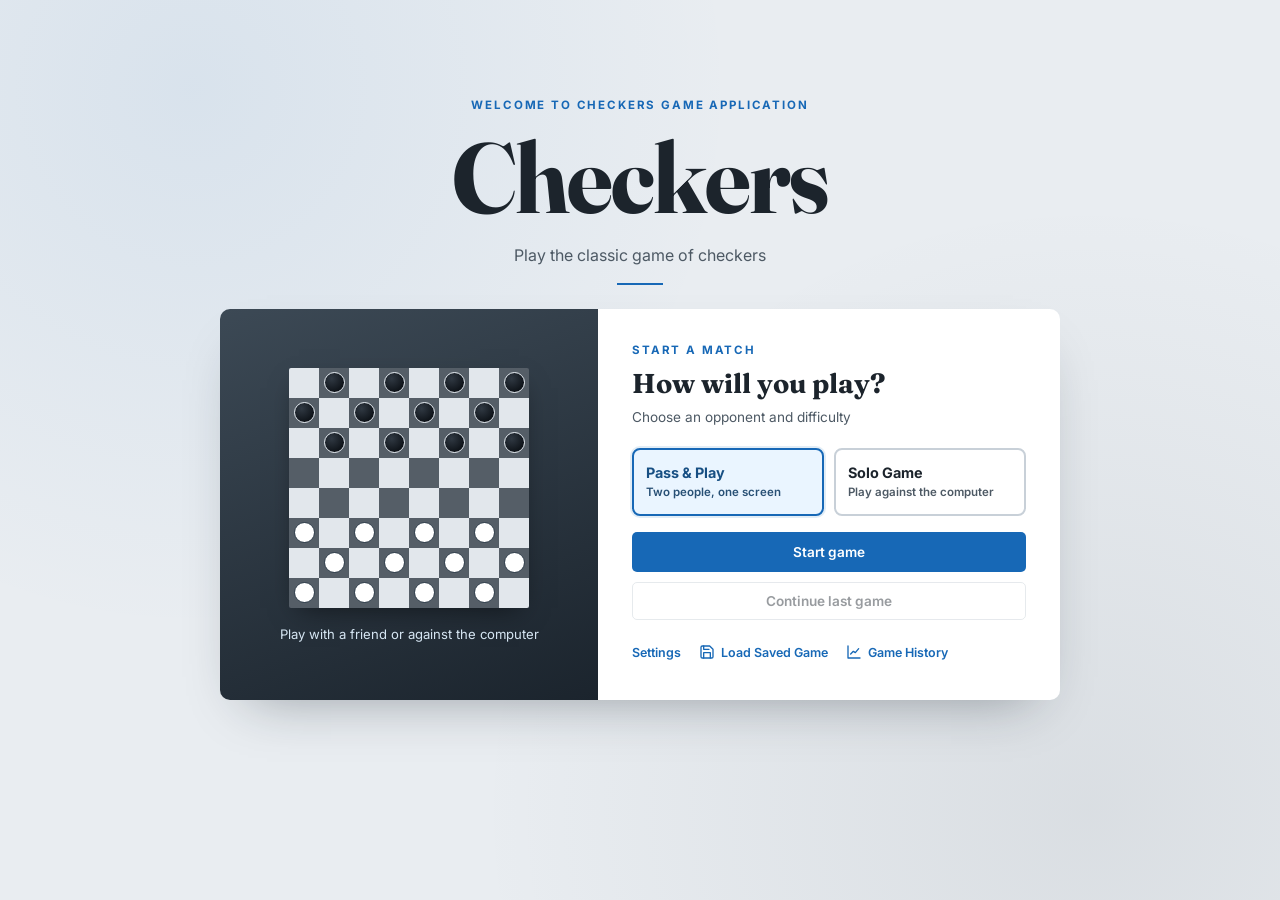
<file: index.html>
<!DOCTYPE html>
<html lang="en">

<head>
  <meta charset="UTF-8">
  <meta name="viewport" content="width=device-width, initial-scale=1.0">
  <title>Checkers</title>
  <link rel="preconnect" href="https://fonts.googleapis.com">
  <link
    href="https://fonts.googleapis.com/css2?family=Fraunces:opsz,wght@9..144,400;9..144,600;9..144,700&family=Inter:wght@400;500;600;700&display=swap"
    rel="stylesheet">
  <style>
    :root {
      --bg: #e9edf1;
      --panel: #ffffff;
      --panel-border: #c8d0d8;
      --dark-sq: #555e67;
      --light-sq: #e2e7ec;
      --brass: #1768b6;
      --brass-dim: #6cc9ff;
      --ink: #1c242c;
      --ink-soft: #4d5964;
      --white-piece: #ffffff;
      --white-piece-edge: #34424f;
      --black-piece: #10151b;
      --black-piece-edge: #e7edf3;
      --danger: #ff9c92;
    }

    * {
      box-sizing: border-box;
    }

    body {
      margin: 0;
      min-height: 100vh;
      background: var(--bg);
      background-image:
        radial-gradient(circle at 15% 10%, rgba(23, 104, 182, 0.08), transparent 40%),
        radial-gradient(circle at 85% 90%, rgba(40, 49, 58, 0.08), transparent 45%);
      font-family: 'Inter', sans-serif;
      color: var(--ink);
      display: flex;
      justify-content: center;
      padding: 40px 20px 60px;
    }

    .app {
      width: 100%;
      max-width: 960px;
    }

    header {
      display: flex;
      align-items: baseline;
      justify-content: space-between;
      margin-bottom: 28px;
      flex-wrap: wrap;
      gap: 8px;
      border-bottom: 1px solid var(--panel-border);
      padding-bottom: 18px;
    }

    h1 {
      font-family: 'Fraunces', serif;
      font-weight: 700;
      font-size: 2.4rem;
      margin: 0;
      letter-spacing: -0.01em;
    }

    header p {
      margin: 0;
      color: var(--ink-soft);
      font-size: 0.9rem;
      max-width: 320px;
    }

    .layout {
      display: grid;
      grid-template-columns: minmax(0, 1fr) 280px;
      gap: 28px;
      align-items: start;
    }

    @media (max-width: 760px) {
      .layout {
        grid-template-columns: 1fr;
      }
    }

    .board-wrap {
      width: 100%;
    }

    .board-instructions { position: absolute; width: 1px; height: 1px; padding: 0; margin: -1px; overflow: hidden; clip-path: inset(50%); white-space: nowrap; }
    .screen-reader-only { position: absolute; width: 1px; height: 1px; padding: 0; margin: -1px; overflow: hidden; clip-path: inset(50%); white-space: nowrap; }
    .material-scores { display: flex; justify-content: space-between; gap: 16px; margin-top: 10px; color: var(--ink); font-size: 1rem; }
    .material-side { display: inline-flex; align-items: center; gap: 7px; white-space: nowrap; color: var(--ink); font-weight: 600; }
    .material-scores strong { font-size: inherit; font-weight: 600; }
    .captured { display: inline-flex; align-items: center; }
    .captured-stack { display: inline-block; position: relative; width: 18px; height: 20px; flex: none; }
    .captured-stack::before, .captured-stack::after { content: ""; position: absolute; left: 1px; width: 16px; height: 16px; box-sizing: border-box; border-radius: 50%; border: 2px solid; }
    .captured-stack::before { top: 4px; }
    .captured-stack::after { top: 0; box-shadow: inset 0 2px 3px rgba(0, 0, 0, 0.12); }
    .captured-stack.black::before { background: #10151b; border-color: #34424f; }
    .captured-stack.black::after { background: #303943; border-color: #10151b; }
    .captured-stack.white::before { background: #d9e0e7; border-color: #34424f; }
    .captured-stack.white::after { background: #fff; border-color: #34424f; }

    .board {
      display: grid;
      grid-template-columns: repeat(8, 1fr);
      grid-template-rows: repeat(8, 1fr);
      aspect-ratio: 1 / 1;
      width: 100%;
      border: 8px solid #28313a;
      border-radius: 6px;
      box-shadow: 0 8px 24px -10px rgba(20, 30, 40, 0.45);
      overflow: hidden;
    }

    @media (forced-colors: active) {
      .board { border-color: CanvasText; }
    }

    .sq {
      border: 0;
      padding: 0;
      appearance: none;
      position: relative;
      display: flex;
      align-items: center;
      justify-content: center;
    }

    .sq.light {
      background: var(--light-sq);
    }

    .sq.dark {
      background: var(--dark-sq);
    }

    .sq.playable {
      cursor: pointer;
    }

    .sq:focus-visible {
      outline: 4px solid #fff;
      outline-offset: -4px;
      box-shadow: inset 0 0 0 7px #10151b;
      z-index: 1;
    }

    select:focus-visible, input:focus-visible, summary:focus-visible, .history-toggle:focus-visible {
      outline: 3px solid #1768b6;
      outline-offset: 3px;
    }

    .sq.last-from {
      box-shadow: inset 0 0 0 5px #a6dbff;
    }

    .sq.last-to {
      box-shadow: inset 0 0 0 6px #ffd452;
    }

    .sq.selected::before {
      content: "";
      position: absolute;
      inset: 4px;
      border: 4px solid #7ae7ff;
      border-radius: 3px;
      z-index: 2;
      pointer-events: none;
    }

    .sq.marked::after {
      content: "";
      position: absolute;
      inset: 0;
      background: rgba(220, 38, 38, 0.42);
      pointer-events: none;
      z-index: 1;
    }
    .sq.marked.dark::after { box-shadow: inset 0 0 0 4px #ff9c92; }
    .sq.marked.light::after { box-shadow: inset 0 0 0 4px #a50016; }

    .sq .dot {
      width: 32%;
      height: 32%;
      border-radius: 50%;
      background: #85eaff;
      box-shadow: 0 0 0 4px rgba(8, 38, 55, 0.55), 0 0 14px #85eaff;
    }

    .sq .dot.capture {
      background: transparent;
      border: 6px solid var(--danger);
      width: 54%;
      height: 54%;
      box-shadow: 0 0 0 3px rgba(20, 20, 20, 0.6);
    }

    .piece {
      touch-action: none;
      width: 76%;
      height: 76%;
      border-radius: 50%;
      display: flex;
      align-items: center;
      justify-content: center;
      box-shadow: inset 0 2px 4px rgba(255, 255, 255, 0.15), inset 0 -4px 6px rgba(0, 0, 0, 0.35), 0 3px 5px rgba(0, 0, 0, 0.4);
      transition: transform 0.12s ease;
    }

    .piece.white {
      background: radial-gradient(circle at 35% 30%, #ffffff, var(--white-piece) 70%);
      border: 3px solid var(--white-piece-edge);
    }

    .piece.black {
      background: radial-gradient(circle at 35% 30%, #303943, var(--black-piece) 70%);
      border: 3px solid var(--black-piece-edge);
    }

    .piece.king::after {
      content: "♛";
      font-size: 1.8rem;
      color: #1666af;
      text-shadow: 0 1px 1px rgba(0, 0, 0, 0.4);
    }

    .piece.black.king::after {
      color: #8ce0ff;
    }

    .sq.playable:hover .piece {
      transform: scale(1.06);
    }

    @media (prefers-reduced-motion: reduce) {
      *, *::before, *::after { transition-duration: 0.01ms !important; animation-duration: 0.01ms !important; }
    }

    @media (forced-colors: active) {
      .sq.light { background: Canvas; border: 1px solid CanvasText; }
      .sq.dark { background: CanvasText; border: 1px solid Canvas; }
      .piece.white { background: Canvas; border-color: CanvasText; }
      .piece.black { background: CanvasText; border-color: Canvas; outline: 1px solid CanvasText; }
      .sq .dot { background: Highlight; box-shadow: none; }
      .sq .dot.capture { background: transparent; border-color: Highlight; }
      .sq.selected::before, .sq.marked::after { border-color: Highlight; }
      .sq.marked::after { background: transparent; border: 4px solid Highlight; }
      .sq.marked.dark::after, .sq.marked.light::after { box-shadow: none; }
    }

    .sq.dragging .piece { opacity: 0.35; }
    .sq.drop-target { box-shadow: inset 0 0 0 5px #85eaff; }
    .drag-ghost {
      position: fixed;
      z-index: 30;
      width: 54px;
      height: 54px;
      pointer-events: none;
      transform: translate(-50%, -50%);
    }

    /* side panel */
    .panel {
      background: var(--panel);
      border: 1px solid var(--panel-border);
      border-radius: 8px;
      padding: 20px;
      display: flex;
      flex-direction: column;
      gap: 18px;
    }

    .turn-indicator {
      display: flex;
      align-items: center;
      gap: 10px;
      font-weight: 600;
      font-size: 0.95rem;
    }

    .swatch {
      width: 18px;
      height: 18px;
      border-radius: 50%;
      flex-shrink: 0;
    }

    .swatch.white {
      background: var(--white-piece);
      border: 2px solid var(--white-piece-edge);
    }

    .swatch.black {
      background: var(--black-piece);
      border: 2px solid var(--black-piece-edge);
    }

    .status {
      font-size: 0.85rem;
      color: var(--ink-soft);
      line-height: 1.4;
      min-height: 2.2em;
    }

    .status.win {
      color: var(--ink);
      font-weight: 600;
    }

    .move-legend {
      font-size: 0.76rem;
      color: var(--ink-soft);
      line-height: 1.5;
      margin: -10px 0 0;
    }

    .divider {
      height: 1px;
      background: var(--panel-border);
      border: none;
      margin: 0;
    }

    .field label {
      display: block;
      font-size: 0.75rem;
      text-transform: none;
      color: var(--ink-soft);
      margin-bottom: 6px;
    }

    select {
      width: 100%;
      padding: 8px 10px;
      border-radius: 5px;
      border: 1px solid var(--panel-border);
      background: #fff;
      font-family: inherit;
      font-size: 0.85rem;
      color: var(--ink);
    }

    select:disabled {
      color: #a89a84;
    }

    .btn {
      width: 100%;
      padding: 10px 12px;
      border-radius: 5px;
      border: none;
      font-family: inherit;
      font-weight: 600;
      font-size: 0.85rem;
      cursor: pointer;
      transition: filter 0.12s ease;
    }

    .btn:hover {
      filter: brightness(1.06);
    }

    .btn.primary {
      background: var(--brass);
      color: #fff;
    }

    .btn.ghost {
      background: transparent;
      border: 1px solid var(--panel-border);
      color: var(--ink);
    }

    .log-title {
      font-size: 0.75rem;
      color: var(--ink-soft);
      margin: 0 0 4px;
    }

    .log {
      max-height: 160px;
      overflow-y: auto;
      font-size: 0.8rem;
      display: flex;
      flex-direction: column;
      gap: 4px;
      padding-right: 4px;
    }

    .log div {
      color: var(--ink-soft);
    }

    .log div:last-child {
      color: var(--ink);
      font-weight: 500;
    }

    .log::-webkit-scrollbar {
      width: 6px;
    }

    .log::-webkit-scrollbar-thumb {
      background: var(--panel-border);
      border-radius: 3px;
    }

    .note {
      font-size: 0.72rem;
      color: var(--ink-soft);
      line-height: 1.4;
      border-top: 1px dashed var(--panel-border);
      padding-top: 12px;
    }

    .hidden {
      display: none !important;
    }

    /* Home screen */
    .menu-screen {
      min-height: 82vh;
      display: flex;
      flex-direction: column;
      align-items: center;
      justify-content: center;
      text-align: center;
      gap: 20px;
      padding: 20px 0 40px;
    }

    .eyebrow,
    .section-kicker {
      margin: 0;
      color: var(--brass);
      font-size: 0.72rem;
      font-weight: 700;
      letter-spacing: 0.16em;
      text-transform: uppercase;
    }

    .menu-title {
      font-family: 'Fraunces', serif;
      font-weight: 700;
      font-size: clamp(3.4rem, 9vw, 6.2rem);
      line-height: 0.92;
      margin: 0;
      letter-spacing: -0.02em;
      color: var(--ink);
    }

    .menu-tagline {
      color: var(--ink-soft);
      font-size: 1rem;
      line-height: 1.5;
      max-width: 560px;
      margin: 0;
    }

    .menu-rule {
      width: 46px;
      height: 2px;
      background: var(--brass);
      border: none;
      margin: -4px 0 4px;
    }

    .menu-card {
      display: grid;
      grid-template-columns: 0.9fr 1.1fr;
      width: 100%;
      max-width: 840px;
      border-radius: 10px;
      overflow: hidden;
      box-shadow: 0 24px 54px -28px rgba(20, 30, 40, 0.42);
    }

    @media (max-width: 620px) {
      .menu-card {
        grid-template-columns: 1fr;
      }
    }

    .menu-art {
      background: linear-gradient(160deg, #3c4955, #1b242d);
      display: flex;
      flex-direction: column;
      gap: 18px;
      align-items: center;
      justify-content: center;
      padding: 28px;
    }

    @media (max-width: 620px) {
      .menu-art {
        padding: 22px;
      }
    }

    .art-board {
      display: grid;
      grid-template-columns: repeat(8, clamp(22px, 3vw, 30px));
      grid-template-rows: repeat(8, clamp(22px, 3vw, 30px));
      border-radius: 2px;
      overflow: hidden;
      box-shadow: 0 10px 26px -10px rgba(0, 0, 0, 0.55);
    }

    .art-caption {
      margin: 0;
      color: #d7e7f4;
      font-size: 0.82rem;
    }

    .art-board .cell {
      display: flex;
      align-items: center;
      justify-content: center;
    }

    .art-board .cell.light {
      background: var(--light-sq);
    }

    .art-board .cell.dark {
      background: var(--dark-sq);
    }

    .mini-piece {
      width: 70%;
      height: 70%;
      border-radius: 50%;
    }

    .mini-piece.white {
      background: radial-gradient(circle at 35% 30%, #ffffff, var(--white-piece) 70%);
      border: 1.5px solid var(--white-piece-edge);
    }

    .mini-piece.black {
      background: radial-gradient(circle at 35% 30%, #303943, var(--black-piece) 70%);
      border: 1.5px solid var(--black-piece-edge);
    }

    .menu-content {
      background: var(--panel);
      padding: 34px;
      display: flex;
      flex-direction: column;
      justify-content: center;
      text-align: left;
    }

    .menu-card-title {
      margin: 9px 0 7px;
      font-family: 'Fraunces', serif;
      font-size: 1.7rem;
    }

    .menu-card-copy {
      margin: 0 0 20px;
      color: var(--ink-soft);
      font-size: 0.85rem;
      line-height: 1.5;
    }

    @media (max-width: 620px) {
      .menu-content {
        padding: 26px 24px;
      }
    }

    @media (max-width: 420px) {
      .segmented { flex-direction: column; }
    }

    .segmented {
      display: flex;
      gap: 10px;
      margin: 0 0 16px;
    }

    .seg {
      flex: 1;
      background: #fff;
      border: 2px solid var(--panel-border);
      border-radius: 8px;
      font-family: inherit;
      font-size: 0.8rem;
      font-weight: 600;
      color: var(--ink-soft);
      padding: 14px 12px;
      cursor: pointer;
      display: flex;
      flex-direction: column;
      align-items: flex-start;
      text-align: left;
      gap: 4px;
    }

    .seg strong {
      font-size: 0.9rem;
      color: var(--ink);
    }

    .seg small {
      font-size: 0.72rem;
      line-height: 1.35;
    }

    .seg.active {
      background: #eaf5ff;
      border-color: var(--brass);
      color: #285075;
      box-shadow: 0 0 0 2px rgba(23, 104, 182, 0.12);
    }

    .seg.active strong {
      color: #174f83;
    }

    .seg:focus-visible,
    .btn:focus-visible {
      outline: 3px solid #0b3f6d;
      outline-offset: 2px;
    }

    .seg:disabled {
      cursor: not-allowed;
      color: #b7a98f;
    }

    .seg .soon {
      font-size: 0.62rem;
      font-weight: 600;
      color: var(--ink-soft);
      background: var(--bg);
      padding: 1px 6px;
      border-radius: 20px;
    }

    .seg.active .soon {
      color: var(--brass);
      background: #fff;
    }

    .menu-content .btn.primary {
      width: 100%;
      padding: 12px 20px;
    }

    .menu-content #continueBtn { margin-top: 10px; }

    .btn:disabled { opacity: 0.45; cursor: not-allowed; }

    .start-note {
      margin: 9px 0 0;
      text-align: center;
      color: var(--ink-soft);
      font-size: 0.73rem;
    }

    .result-overlay {
      position: fixed;
      inset: 0;
      z-index: 20;
      display: grid;
      place-items: center;
      padding: 20px;
      background: rgba(10, 18, 26, 0.72);
    }

    .result-card {
      width: min(100%, 410px);
      background: var(--panel);
      border-radius: 14px;
      padding: 32px;
      text-align: center;
      box-shadow: 0 25px 65px rgba(0, 0, 0, 0.35);
    }

    .result-token {
      width: 62px;
      height: 62px;
      margin: 0 auto 18px;
      border-radius: 50%;
      box-shadow: inset 0 3px 6px rgba(255, 255, 255, 0.2), inset 0 -5px 8px rgba(0, 0, 0, 0.25), 0 5px 15px rgba(0, 0, 0, 0.25);
    }

    .result-token.white {
      background: var(--white-piece);
      border: 4px solid var(--white-piece-edge);
    }

    .result-token.black {
      background: var(--black-piece);
      border: 4px solid var(--black-piece-edge);
    }

    .result-card h2 {
      font-family: 'Fraunces', serif;
      font-size: 2.25rem;
      margin: 8px 0;
    }

    .result-card p {
      color: var(--ink-soft);
      line-height: 1.5;
    }

    .result-actions {
      display: grid;
      grid-template-columns: 1fr 1fr;
      gap: 10px;
      margin-top: 24px;
    }

    .rules {
      margin-top: 18px;
    }

    .settings {
      margin-top: 0;
    }

    .menu-tools {
      display: flex;
      align-items: center;
      flex-wrap: wrap;
      gap: 18px;
      margin-top: 18px;
    }

    .history-toggle {
      display: inline-flex;
      align-items: center;
      gap: 6px;
      padding: 0;
      border: 0;
      background: none;
      color: var(--brass);
      font: 600 0.78rem 'Inter', sans-serif;
      cursor: pointer;
      min-height: 28px;
    }

    .history-toggle:focus-visible {
      outline: 3px solid #0b3f6d;
      outline-offset: 3px;
    }

    .history-panel {
      margin-top: 14px;
      padding: 14px;
      border: 1px solid var(--panel-border);
      border-radius: 8px;
      background: var(--bg);
      font-size: 0.82rem;
    }

    .history-panel p {
      margin: 6px 0;
    }

    .saved-games-list {
      display: flex;
      flex-direction: column;
      gap: 8px;
      max-height: 180px;
      overflow-y: auto;
      margin-top: 8px;
    }

    .saved-game-item {
      display: flex;
      align-items: center;
      justify-content: space-between;
      gap: 8px;
      padding: 8px 10px;
      background: var(--panel);
      border: 1px solid var(--panel-border);
      border-radius: 6px;
      font-size: 0.78rem;
    }

    .saved-game-info {
      display: flex;
      flex-direction: column;
      gap: 2px;
      text-align: left;
    }

    .saved-game-actions {
      display: flex;
      gap: 6px;
    }

    .btn-sm {
      padding: 5px 10px;
      font-size: 0.74rem;
      width: auto;
    }

    .match-meta {
      font-size: 0.8rem;
      color: var(--ink-soft);
      background: var(--bg);
      padding: 8px 10px;
      border-radius: 5px;
      font-weight: 500;
    }

    .sound-setting {
      display: flex;
      align-items: center;
      gap: 8px;
      margin-top: 10px;
      font-size: .82rem;
      color: var(--ink);
      cursor: pointer;
      min-height: 28px;
    }

    .sound-setting input {
      accent-color: var(--brass);
    }

    .rules summary {
      cursor: pointer;
      display: flex;
      align-items: center;
      min-height: 28px;
      font-size: 0.78rem;
      font-weight: 600;
      color: var(--brass);
      list-style: none;
    }

    .rules summary::-webkit-details-marker {
      display: none;
    }

    /* ===== Side panel + board column enhancements ===== */
    .panel { gap: 12px; padding: 16px; }

    .player-cards { display: grid; grid-template-columns: 1fr 1fr; gap: 10px; }
    .player-card {
      border: 2px solid var(--panel-border);
      border-radius: 8px;
      padding: 10px;
      background: #fff;
      display: flex;
      flex-direction: column;
      gap: 6px;
      min-width: 0;
      transition: border-color 0.15s ease, box-shadow 0.15s ease;
    }
    .player-card.active {
      border-color: var(--brass);
      box-shadow: 0 0 0 3px rgba(23, 104, 182, 0.15);
    }
    .pc-head { display: flex; align-items: center; gap: 8px; font-weight: 700; font-size: 0.9rem; white-space: nowrap; }
    .pc-line { display: flex; align-items: center; gap: 6px; font-size: 0.78rem; color: var(--ink-soft); white-space: nowrap; }
    .pc-line strong, .pc-line .pc-num { color: var(--ink); font-weight: 700; font-size: 0.9rem; }
    .pc-line .captured-stack { margin-right: -2px; }

    .banner {
      background: #dbeeff;
      border: 1px solid #a9d3f5;
      border-radius: 8px;
      padding: 10px 12px;
      display: flex;
      flex-direction: column;
      gap: 4px;
    }
    .banner .turn-indicator { font-size: 0.95rem; }
    .banner .status { min-height: 0; color: #24445f; font-size: 0.82rem; }
    .banner .status.win { color: var(--ink); }

    .match-meta { padding: 6px 10px; font-size: 0.76rem; }

    .controls { display: grid; grid-template-columns: 1fr 1fr; gap: 8px; }
    .controls .btn { padding: 9px 10px; }
    .controls .btn.primary { grid-column: 1 / -1; }
    .panel .settings summary { min-height: 24px; }
    .panel .sound-setting { margin-top: 6px; }
    .panel .note { padding-top: 10px; }

    /* Board column */
    .board-col { display: flex; flex-direction: column; gap: 14px; min-width: 0; }

    .board-legend {
      display: flex;
      flex-wrap: wrap;
      gap: 8px 18px;
      font-size: 0.76rem;
      color: var(--ink-soft);
      align-items: center;
    }
    .legend-item { display: inline-flex; align-items: center; gap: 7px; }
    .lg-sq { width: 22px; height: 22px; background: var(--dark-sq); border-radius: 2px; position: relative; display: inline-flex; align-items: center; justify-content: center; flex: none; }
    .lg-sq.sel::before { content: ""; position: absolute; inset: 2px; border: 3px solid #7ae7ff; border-radius: 2px; }
    .lg-sq.last { box-shadow: inset 0 0 0 3px #ffd452; }
    .lg-sq .lg-dot { width: 8px; height: 8px; border-radius: 50%; background: #85eaff; box-shadow: 0 0 0 2px rgba(8, 38, 55, 0.55), 0 0 6px #85eaff; }

    .history-section { border: 1px solid var(--panel-border); border-radius: 8px; background: var(--panel); padding: 12px 14px; }
    .history-section .log-title { font-weight: 600; margin-bottom: 8px; }
    .history-section .log {
      max-height: 168px;
      overflow-y: auto;
      padding: 2px 6px 2px 0;
      gap: 3px;
      scroll-padding-top: 4px;
    }
    .history-section .log > div {
      flex: none;                /* prevents the first entry being squashed / cut off */
      display: flex;
      align-items: center;
      gap: 8px;
      padding: 5px 8px;
      border-radius: 5px;
      color: var(--ink-soft);
      font-weight: 400;
      line-height: 1.3;
    }
    .history-section .log > div:last-child {
      background: #fff3c4;
      box-shadow: inset 3px 0 0 #ffd452;
      color: var(--ink);
      font-weight: 600;
    }
    .move-dot { width: 12px; height: 12px; border-radius: 50%; flex: none; }
    .move-dot.white { background: #fff; border: 2px solid var(--white-piece-edge); }
    .move-dot.black { background: var(--black-piece); border: 2px solid var(--black-piece-edge); outline: 1px solid var(--white-piece-edge); }
    @media (forced-colors: active) {
      .player-card.active { border-color: Highlight; }
      .history-section .log > div:last-child { border: 1px solid Highlight; }
    }
  </style>
</head>

<body>

  <main class="app">

    <!-- MAIN MENU -->
    <div class="menu-screen" id="menuScreen">
      <p class="eyebrow">Welcome to Checkers Game Application</p>
      <h1 class="menu-title">Checkers</h1>
      <p class="menu-tagline">Play the classic game of checkers</p>
      <hr class="menu-rule">

      <div class="menu-card">
        <div class="menu-art">
          <div class="art-board" id="artBoard" aria-hidden="true"></div>
          <p class="art-caption">Play with a friend or against the computer</p>
        </div>

        <div class="menu-content">
          <p class="section-kicker">Start a match</p>
          <h2 class="menu-card-title">How will you play?</h2>
          <p class="menu-card-copy">Choose an opponent and difficulty</p>
          <div class="segmented" id="modeGrid">
            <button type="button" class="seg active" data-mode="friend"><strong>Pass & Play</strong><small>Two
                people, one screen</small></button>
            <button type="button" class="seg" data-mode="bot"><strong>Solo Game</strong><small>Play against the
                computer</small></button>
          </div>

          <div class="field hidden" id="difficultyField" style="margin-bottom: 16px;">
            <label for="difficulty">Bot Difficulty</label>
            <select id="difficulty">
              <option value="easy" selected>Easy</option>
              <option value="medium">Medium</option>
              <option value="hard">Hard</option>
            </select>
          </div>

          <button class="btn primary" id="startBtn">Start game</button>
          <button class="btn ghost" id="continueBtn" disabled>Continue last game</button>

          <div class="menu-tools">
            <details class="rules settings">
              <summary>Settings</summary>
              <label class="sound-setting"><input type="checkbox" data-sound-toggle> Sound effects</label>
              <label class="sound-setting"><input type="checkbox" data-drag-toggle> Drag and drop pieces</label>
              <label class="sound-setting"><input type="checkbox" data-marks-toggle> Right-click red markings</label>
            </details>
            <button type="button" class="history-toggle" id="savedGamesButton" aria-controls="savedGamesPanel" aria-expanded="false">
              <svg width="16" height="16" viewBox="0 0 24 24" fill="none" stroke="currentColor" stroke-width="2" stroke-linecap="round" stroke-linejoin="round" aria-hidden="true"><path d="M19 21H5a2 2 0 0 1-2-2V5a2 2 0 0 1 2-2h11l5 5v11a2 2 0 0 1-2 2z"/><polyline points="17 21 17 13 7 13 7 21"/><polyline points="7 3 7 8 15 8"/></svg>
              Load Saved Game
            </button>
            <button type="button" class="history-toggle" id="historyButton" aria-controls="historyPanel" aria-expanded="false">
              <svg width="16" height="16" viewBox="0 0 24 24" fill="none" stroke="currentColor" stroke-width="2" stroke-linecap="round" stroke-linejoin="round" aria-hidden="true"><path d="M3 3v18h18"/><path d="m7 15 4-4 3 2 5-6"/></svg>
              Game History
            </button>
          </div>

          <div class="history-panel hidden" id="savedGamesPanel" aria-live="polite">
            <strong>Saved games</strong>
            <div class="saved-games-list" id="savedGamesList">
              <p>No saved games found.</p>
            </div>
          </div>

          <div class="history-panel hidden" id="historyPanel" aria-live="polite">
            <strong>User's record</strong>
            <p id="historyRecord">Wins: 0 · Losses: 0</p>
            <p id="historyOutcome">Previous game: None yet</p>
            <p id="historyPercentage">Win percentage: 0%</p>
          </div>
        </div>
      </div>
    </div>

    <!-- GAME SCREEN -->
    <div class="game-screen hidden" id="gameScreen">
      <header id="gameHeader">
        <div>
          <h1 id="gameTitle" tabindex="-1">Checkers</h1>
          <p></p>
        </div>
      </header>

      <div class="layout" id="gameContent">
        <div class="board-col board-column">
          <div class="board-wrap">
            <div class="board" id="board" role="group" aria-label="Checkers board" aria-describedby="boardInstructions"></div>
          </div>

          <div class="board-legend" aria-label="Board legend">
            <span class="legend-item"><span class="lg-sq sel" aria-hidden="true"></span>Selected piece</span>
            <span class="legend-item"><span class="lg-sq" aria-hidden="true"><span class="lg-dot"></span></span>Legal move</span>
            <span class="legend-item"><span class="lg-sq last" aria-hidden="true"></span>Last move</span>
          </div>

          <section class="history-section" aria-labelledby="logTitle">
            <p class="log-title" id="logTitle">Move history</p>
            <div class="log" id="log" role="log" aria-label="Move history" aria-live="off"></div>
          </section>

          <p class="board-instructions" id="boardInstructions">Use arrow keys to navigate squares. Press Enter or Space to select a piece and its destination. Press M to toggle a red mark when red markings are enabled. You can also click or drag pieces.</p>
          <p class="screen-reader-only" id="markStatus" role="status" aria-live="polite"></p>
        </div>

        <div class="panel">
          <div class="player-cards" role="group" aria-label="Players">
            <div class="player-card active" id="whiteCard">
              <div class="pc-head"><span class="swatch white"></span><span id="whiteLabel">White</span></div>
              <div class="pc-line"><span class="pc-num" id="whiteRemaining">12</span> remaining</div>
              <div class="pc-line">Captured <span class="captured hidden" id="whiteCaptured" aria-hidden="true"><span class="captured-stack black"></span></span><strong id="whiteScore">0</strong></div>
            </div>
            <div class="player-card" id="blackCard">
              <div class="pc-head"><span class="swatch black"></span><span id="blackLabel">Black</span></div>
              <div class="pc-line"><span class="pc-num" id="blackRemaining">12</span> remaining</div>
              <div class="pc-line">Captured <span class="captured hidden" id="blackCaptured" aria-hidden="true"><span class="captured-stack white"></span></span><strong id="blackScore">0</strong></div>
            </div>
          </div>

          <div class="banner">
            <div class="turn-indicator" id="turnIndicator" aria-live="polite">
              <span class="swatch white"></span> White to move
            </div>
            <div class="status" id="status" role="status" aria-live="polite">Select a piece to see its legal moves.</div>
          </div>

          <div class="match-meta" id="matchMeta">Mode: Pass & Play</div>

          <div class="controls">
            <button class="btn primary" id="newGameBtn">Main Menu</button>
            <button class="btn ghost" id="saveGameBtn">Save game</button>
            <button class="btn ghost" id="rematchBtn">Rematch</button>
          </div>

          <details class="rules settings">
            <summary>Settings</summary>
            <label class="sound-setting"><input type="checkbox" data-sound-toggle> Sound effects</label>
            <label class="sound-setting"><input type="checkbox" data-drag-toggle> Drag and drop pieces</label>
            <label class="sound-setting"><input type="checkbox" data-marks-toggle> Right-click red markings</label>
          </details>

          <p class="note">8×8 checkers with forced captures and chain jumps. White moves first. Keyboard: arrow keys navigate squares, Enter or Space selects, and M marks a square when red markings are enabled.</p>
        </div>
      </div>
      <div class="result-overlay hidden" id="resultOverlay" role="dialog" aria-modal="true"
        aria-labelledby="resultTitle" aria-describedby="resultReason">
        <div class="result-card">
          <div class="result-token white" id="resultToken" aria-hidden="true"></div>
          <p class="section-kicker">Game over</p>
          <h2 id="resultTitle">White wins!</h2>
          <p id="resultReason">Black has no legal moves.</p>
          <div class="result-actions">
            <button class="btn primary" id="resultRematchBtn">Play again</button>
            <button class="btn ghost" id="resultHomeBtn">Home</button>
          </div>
        </div>
      </div>
    </div>
  </main>

  <script src="js/logic/draughtAdapter.js"></script>
  <script src="js/bot/bot.js"></script>
  <script src="js/database.js"></script>
  <script src="js/game.js"></script>

  <script>
    /* Side-panel + move-history enhancements. Reads the elements game.js already
       updates (scores, turn text, match mode, log) and reflects them in the new UI. */
    (function () {
      var $ = function (id) { return document.getElementById(id); };
      var log = $('log');

      function updateLabels() {
        var solo = /solo|computer|bot/i.test($('matchMeta').textContent || '');
        $('whiteLabel').textContent = solo ? 'You' : 'Player 1';
        $('blackLabel').textContent = solo ? 'Computer' : 'Player 2';
      }

      function updateCounts() {
        var board = $('board');
        if (!board.children.length) return; // no game rendered yet: keep defaults
        $('whiteRemaining').textContent = board.querySelectorAll('.piece.white').length;
        $('blackRemaining').textContent = board.querySelectorAll('.piece.black').length;
      }

      function updateActive() {
        var t = ($('turnIndicator').textContent || '').toLowerCase();
        var over = $('status').classList.contains('win');
        var w = !over && t.indexOf('white') !== -1 && !(t.indexOf('black') !== -1 && t.indexOf('black') < t.indexOf('white'));
        var b = !over && !w && t.indexOf('black') !== -1;
        $('whiteCard').classList.toggle('active', w);
        $('blackCard').classList.toggle('active', b);
      }

      var logObserver = new MutationObserver(decorateLog);
      function decorateLog() {
        logObserver.disconnect();
        Array.prototype.forEach.call(log.children, function (el, i) {
          if (el.querySelector(':scope > .move-dot')) return;
          var txt = el.textContent || '';
          var side = /\bwhite\b/i.test(txt) ? 'white' : /\bblack\b/i.test(txt) ? 'black' : (i % 2 === 0 ? 'white' : 'black');
          var dot = document.createElement('span');
          dot.className = 'move-dot ' + side;
          dot.setAttribute('aria-hidden', 'true');
          el.insertBefore(dot, el.firstChild);
        });
        log.scrollTop = log.scrollHeight;
        logObserver.observe(log, { childList: true });
      }

      function watch(el, fn, opts) {
        fn();
        new MutationObserver(fn).observe(el, opts || { childList: true, characterData: true, subtree: true });
      }

      watch($('matchMeta'), updateLabels);
      watch($('board'), updateCounts, { childList: true, subtree: true });
      watch($('turnIndicator'), updateActive);
      watch($('status'), updateActive, { attributes: true, attributeFilter: ['class'], childList: true, characterData: true, subtree: true });
      decorateLog();
    })();
  </script>

</body>

</html>
</file>
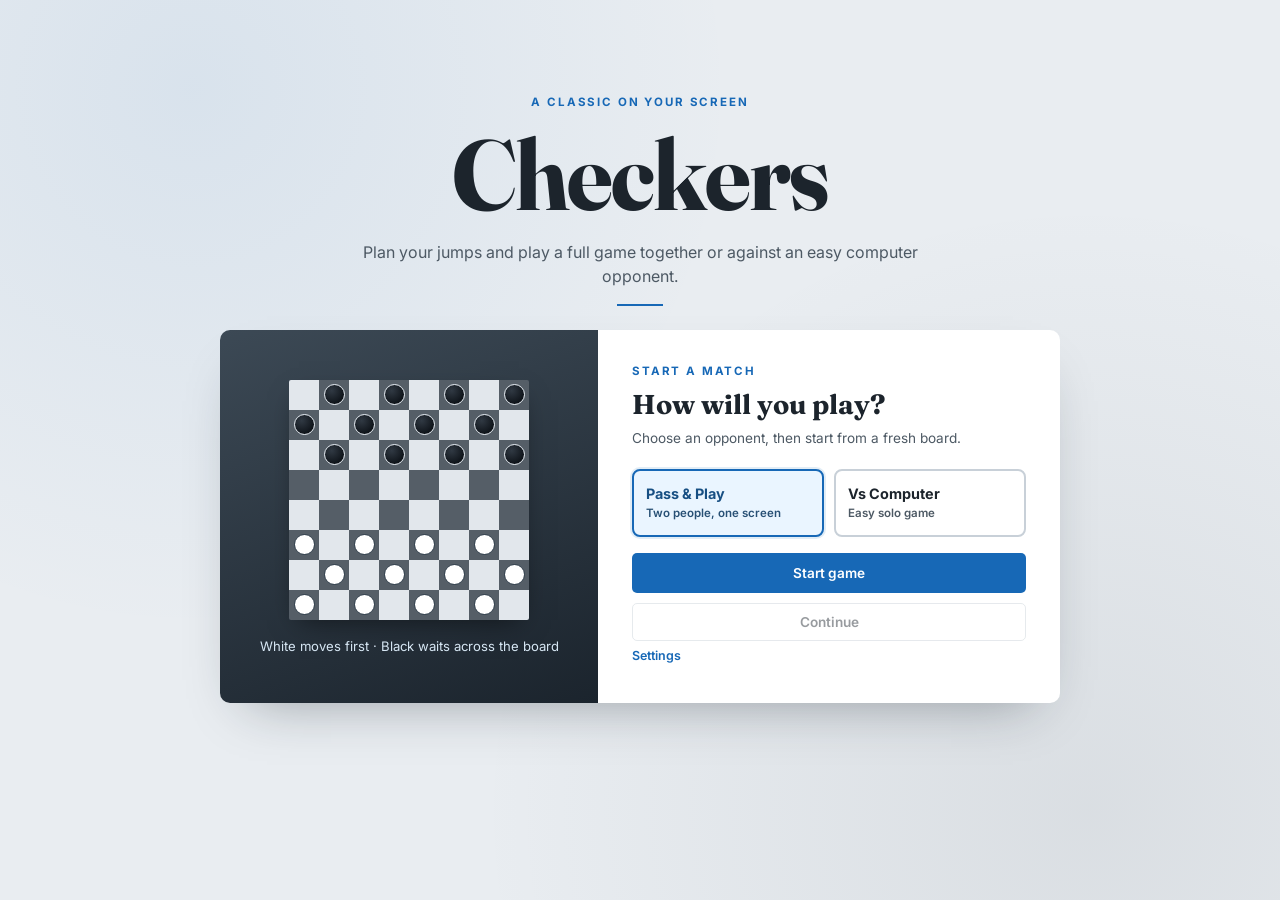
<file: checkerprototypeui.html>
<!DOCTYPE html>
<html lang="en">
<head>
<meta charset="UTF-8">
<meta name="viewport" content="width=device-width, initial-scale=1.0">
<title>Checkers</title>
<link rel="preconnect" href="https://fonts.googleapis.com">
<link href="https://fonts.googleapis.com/css2?family=Fraunces:opsz,wght@9..144,400;9..144,600;9..144,700&family=Inter:wght@400;500;600;700&display=swap" rel="stylesheet">
<style>
  :root {
    --bg: #e9edf1;
    --panel: #ffffff;
    --panel-border: #c8d0d8;
    --dark-sq: #555e67;
    --light-sq: #e2e7ec;
    --brass: #1768b6;
    --brass-dim: #6cc9ff;
    --ink: #1c242c;
    --ink-soft: #4d5964;
    --white-piece: #ffffff;
    --white-piece-edge: #34424f;
    --black-piece: #10151b;
    --black-piece-edge: #e7edf3;
    --danger: #ff9c92;
  }

  * { box-sizing: border-box; }

  body {
    margin: 0;
    min-height: 100vh;
    background: var(--bg);
    background-image:
      radial-gradient(circle at 15% 10%, rgba(23,104,182,0.08), transparent 40%),
      radial-gradient(circle at 85% 90%, rgba(40,49,58,0.08), transparent 45%);
    font-family: 'Inter', sans-serif;
    color: var(--ink);
    display: flex;
    justify-content: center;
    padding: 40px 20px 60px;
  }

  .app {
    width: 100%;
    max-width: 960px;
  }

  header {
    display: flex;
    align-items: baseline;
    justify-content: space-between;
    margin-bottom: 28px;
    flex-wrap: wrap;
    gap: 8px;
    border-bottom: 1px solid var(--panel-border);
    padding-bottom: 18px;
  }

  h1 {
    font-family: 'Fraunces', serif;
    font-weight: 700;
    font-size: 2.4rem;
    margin: 0;
    letter-spacing: -0.01em;
  }

  header p {
    margin: 0;
    color: var(--ink-soft);
    font-size: 0.9rem;
    max-width: 320px;
  }

  .layout {
    display: grid;
    grid-template-columns: minmax(0, 1fr) 280px;
    gap: 28px;
    align-items: start;
  }

  @media (max-width: 760px) {
    .layout { grid-template-columns: 1fr; }
  }

  .board-wrap {
    width: 100%;
  }
  .board-instructions { position: absolute; width: 1px; height: 1px; padding: 0; margin: -1px; overflow: hidden; clip-path: inset(50%); white-space: nowrap; }
  .screen-reader-only { position: absolute; width: 1px; height: 1px; padding: 0; margin: -1px; overflow: hidden; clip-path: inset(50%); white-space: nowrap; }
  .material-scores { display: flex; justify-content: space-between; gap: 16px; margin-top: 10px; color: var(--ink); font-size: 1rem; }
  .material-side { display: inline-flex; align-items: center; gap: 7px; white-space: nowrap; color: var(--ink); font-weight: 600; }
  .material-scores strong { font-size: inherit; font-weight: 600; }
  .captured { display: inline-flex; align-items: center; }
  .captured-stack { display: inline-block; position: relative; width: 18px; height: 20px; flex: none; }
  .captured-stack::before, .captured-stack::after { content: ""; position: absolute; left: 1px; width: 16px; height: 16px; box-sizing: border-box; border-radius: 50%; border: 2px solid; }
  .captured-stack::before { top: 4px; }
  .captured-stack::after { top: 0; box-shadow: inset 0 2px 3px rgba(0, 0, 0, 0.12); }
  .captured-stack.black::before { background: #10151b; border-color: #34424f; }
  .captured-stack.black::after { background: #303943; border-color: #10151b; }
  .captured-stack.white::before { background: #d9e0e7; border-color: #34424f; }
  .captured-stack.white::after { background: #fff; border-color: #34424f; }
  select:focus-visible, input:focus-visible, summary:focus-visible { outline: 3px solid #1768b6; outline-offset: 3px; }

  .board {
    display: grid;
    grid-template-columns: repeat(8, 1fr);
    grid-template-rows: repeat(8, 1fr);
    aspect-ratio: 1 / 1;
    width: 100%;
    border: 0;
    border-radius: 2px;
    overflow: hidden;
  }

  .sq {
    border: 0;
    padding: 0;
    appearance: none;
    position: relative;
    display: flex;
    align-items: center;
    justify-content: center;
  }
  .sq.light { background: var(--light-sq); }
  .sq.dark  { background: var(--dark-sq); }

  .sq.playable { cursor: pointer; }
  .sq:focus-visible { outline: 4px solid #fff; outline-offset: -4px; box-shadow: inset 0 0 0 7px #10151b; z-index: 1; }
  .sq.last-from { box-shadow: inset 0 0 0 5px #a6dbff; }
  .sq.last-to { box-shadow: inset 0 0 0 6px #ffd452; }

  .sq.selected::before {
    content: "";
    position: absolute;
    inset: 4px;
    border: 4px solid #7ae7ff;
    border-radius: 3px;
    z-index: 2;
    pointer-events: none;
  }
  .sq.marked::after { content: ""; position: absolute; inset: 0; background: rgba(220, 38, 38, 0.42); pointer-events: none; z-index: 1; }
  .sq.marked.dark::after { box-shadow: inset 0 0 0 4px #ff9c92; }
  .sq.marked.light::after { box-shadow: inset 0 0 0 4px #a50016; }

  .sq .dot {
    width: 32%;
    height: 32%;
    border-radius: 50%;
    background: #85eaff;
    box-shadow: 0 0 0 4px rgba(8,38,55,0.55), 0 0 14px #85eaff;
  }
  .sq .dot.capture {
    background: transparent;
    border: 6px solid var(--danger);
    width: 54%;
    height: 54%;
    box-shadow: 0 0 0 3px rgba(20,20,20,0.6);
  }

  .piece {
    touch-action: none;
    width: 76%;
    height: 76%;
    border-radius: 50%;
    display: flex;
    align-items: center;
    justify-content: center;
    box-shadow: inset 0 2px 4px rgba(255,255,255,0.15), inset 0 -4px 6px rgba(0,0,0,0.35), 0 3px 5px rgba(0,0,0,0.4);
    transition: transform 0.12s ease;
  }
  .piece.white {
    background: radial-gradient(circle at 35% 30%, #ffffff, var(--white-piece) 70%);
    border: 3px solid var(--white-piece-edge);
  }
  .piece.black {
    background: radial-gradient(circle at 35% 30%, #303943, var(--black-piece) 70%);
    border: 3px solid var(--black-piece-edge);
  }
  .piece.king::after {
    content: "♛";
    font-size: 1.1rem;
    color: #1666af;
    text-shadow: 0 1px 1px rgba(0,0,0,0.4);
  }
  .piece.black.king::after { color: #8ce0ff; }

  .sq.playable:hover .piece { transform: scale(1.06); }
  @media (prefers-reduced-motion: reduce) { *, *::before, *::after { transition-duration: 0.01ms !important; animation-duration: 0.01ms !important; } }
  @media (forced-colors: active) {
    .sq.light { background: Canvas; border: 1px solid CanvasText; }
    .sq.dark { background: CanvasText; border: 1px solid Canvas; }
    .piece.white { background: Canvas; border-color: CanvasText; }
    .piece.black { background: CanvasText; border-color: Canvas; outline: 1px solid CanvasText; }
    .sq .dot { background: Highlight; box-shadow: none; }
    .sq .dot.capture { background: transparent; border-color: Highlight; }
    .sq.selected::before, .sq.marked::after { border-color: Highlight; }
    .sq.marked::after { background: transparent; border: 4px solid Highlight; }
    .sq.marked.dark::after, .sq.marked.light::after { box-shadow: none; }
  }
  .sq.dragging .piece { opacity: 0.35; }
  .sq.drop-target { box-shadow: inset 0 0 0 5px #85eaff; }
  .drag-ghost { position: fixed; z-index: 30; width: 54px; height: 54px; pointer-events: none; transform: translate(-50%, -50%); }

  /* side panel */
  .panel {
    background: var(--panel);
    border: 1px solid var(--panel-border);
    border-radius: 8px;
    padding: 20px;
    display: flex;
    flex-direction: column;
    gap: 18px;
  }

  .turn-indicator {
    display: flex;
    align-items: center;
    gap: 10px;
    font-weight: 600;
    font-size: 0.95rem;
  }

  .swatch {
    width: 18px;
    height: 18px;
    border-radius: 50%;
    flex-shrink: 0;
  }
  .swatch.white { background: var(--white-piece); border: 2px solid var(--white-piece-edge); }
  .swatch.black { background: var(--black-piece); border: 2px solid var(--black-piece-edge); }

  .status {
    font-size: 0.85rem;
    color: var(--ink-soft);
    line-height: 1.4;
    min-height: 2.2em;
  }
  .status.win {
    color: var(--ink);
    font-weight: 600;
  }
  .move-legend { font-size: 0.76rem; color: var(--ink-soft); line-height: 1.5; margin: -10px 0 0; }

  .divider { height: 1px; background: var(--panel-border); border: none; margin: 0; }

  .field label {
    display: block;
    font-size: 0.75rem;
    text-transform: none;
    color: var(--ink-soft);
    margin-bottom: 6px;
  }
  select {
    width: 100%;
    padding: 8px 10px;
    border-radius: 5px;
    border: 1px solid var(--panel-border);
    background: #fff;
    font-family: inherit;
    font-size: 0.85rem;
    color: var(--ink);
  }
  select:disabled { color: #a89a84; }

  .btn {
    width: 100%;
    padding: 10px 12px;
    border-radius: 5px;
    border: none;
    font-family: inherit;
    font-weight: 600;
    font-size: 0.85rem;
    cursor: pointer;
    transition: filter 0.12s ease;
  }
  .btn:hover { filter: brightness(1.06); }
  .btn.primary { background: var(--brass); color: #fff; }
  .btn.ghost {
    background: transparent;
    border: 1px solid var(--panel-border);
    color: var(--ink);
  }

  .log-title {
    font-size: 0.75rem;
    color: var(--ink-soft);
    margin: 0 0 4px;
  }
  .log {
    max-height: 160px;
    overflow-y: auto;
    font-size: 0.8rem;
    display: flex;
    flex-direction: column;
    gap: 4px;
    padding-right: 4px;
  }
  .log div { color: var(--ink-soft); }
  .log div:last-child { color: var(--ink); font-weight: 500; }
  .log::-webkit-scrollbar { width: 6px; }
  .log::-webkit-scrollbar-thumb { background: var(--panel-border); border-radius: 3px; }

  .note {
    font-size: 0.72rem;
    color: var(--ink-soft);
    line-height: 1.4;
    border-top: 1px dashed var(--panel-border);
    padding-top: 12px;
  }

  .hidden { display: none !important; }

  /* Home screen */
  .menu-screen {
    min-height: 82vh;
    display: flex;
    flex-direction: column;
    align-items: center;
    justify-content: center;
    text-align: center;
    gap: 20px;
    padding: 20px 0 40px;
  }

  .eyebrow, .section-kicker {
    margin: 0;
    color: var(--brass);
    font-size: 0.72rem;
    font-weight: 700;
    letter-spacing: 0.16em;
    text-transform: uppercase;
  }

  .menu-title {
    font-family: 'Fraunces', serif;
    font-weight: 700;
    font-size: clamp(3.4rem, 9vw, 6.2rem);
    line-height: 0.92;
    margin: 0;
    letter-spacing: -0.02em;
    color: var(--ink);
  }
  .menu-tagline {
    color: var(--ink-soft);
    font-size: 1rem;
    line-height: 1.5;
    max-width: 560px;
    margin: 0;
  }
  .menu-rule {
    width: 46px;
    height: 2px;
    background: var(--brass);
    border: none;
    margin: -4px 0 4px;
  }

  .menu-card {
    display: grid;
    grid-template-columns: 0.9fr 1.1fr;
    width: 100%;
    max-width: 840px;
    border-radius: 10px;
    overflow: hidden;
    box-shadow: 0 24px 54px -28px rgba(20,30,40,0.42);
  }
  @media (max-width: 620px) {
    .menu-card { grid-template-columns: 1fr; }
  }

  .menu-art {
    background: linear-gradient(160deg, #3c4955, #1b242d);
    display: flex;
    flex-direction: column;
    gap: 18px;
    align-items: center;
    justify-content: center;
    padding: 28px;
  }
  @media (max-width: 620px) {
    .menu-art { padding: 22px; }
  }

  .art-board {
    display: grid;
    grid-template-columns: repeat(8, clamp(22px, 3vw, 30px));
    grid-template-rows: repeat(8, clamp(22px, 3vw, 30px));
    border-radius: 2px;
    overflow: hidden;
    box-shadow: 0 10px 26px -10px rgba(0,0,0,0.55);
  }

  .art-caption { margin: 0; color: #d7e7f4; font-size: 0.82rem; }

  .art-board .cell { display: flex; align-items: center; justify-content: center; }
  .art-board .cell.light { background: var(--light-sq); }
  .art-board .cell.dark { background: var(--dark-sq); }

  .mini-piece {
    width: 70%;
    height: 70%;
    border-radius: 50%;
  }
  .mini-piece.white {
    background: radial-gradient(circle at 35% 30%, #ffffff, var(--white-piece) 70%);
    border: 1.5px solid var(--white-piece-edge);
  }

  .mini-piece.black {
    background: radial-gradient(circle at 35% 30%, #303943, var(--black-piece) 70%);
    border: 1.5px solid var(--black-piece-edge);
  }

  .menu-content {
    background: var(--panel);
    padding: 34px;
    display: flex;
    flex-direction: column;
    justify-content: center;
    text-align: left;
  }
  .menu-card-title { margin: 9px 0 7px; font-family: 'Fraunces', serif; font-size: 1.7rem; }
  .menu-card-copy { margin: 0 0 20px; color: var(--ink-soft); font-size: 0.85rem; line-height: 1.5; }
  @media (max-width: 620px) {
    .menu-content { padding: 26px 24px; }
  }
  @media (max-width: 420px) { .segmented { flex-direction: column; } }

  .segmented {
    display: flex;
    gap: 10px;
    margin: 0 0 16px;
  }
  .seg {
    flex: 1;
    background: #fff;
    border: 2px solid var(--panel-border);
    border-radius: 8px;
    font-family: inherit;
    font-size: 0.8rem;
    font-weight: 600;
    color: var(--ink-soft);
    padding: 14px 12px;
    cursor: pointer;
    display: flex;
    flex-direction: column;
    align-items: flex-start;
    text-align: left;
    gap: 4px;
  }
  .seg strong { font-size: 0.9rem; color: var(--ink); }
  .seg small { font-size: 0.72rem; line-height: 1.35; }
  .seg.active { background: #eaf5ff; border-color: var(--brass); color: #285075; box-shadow: 0 0 0 2px rgba(23,104,182,0.12); }
  .seg.active strong { color: #174f83; }
  .seg:focus-visible, .btn:focus-visible { outline: 3px solid #0b3f6d; outline-offset: 2px; }
  .seg:disabled { cursor: not-allowed; color: #b7a98f; }
  .seg .soon {
    font-size: 0.62rem;
    font-weight: 600;
    color: var(--ink-soft);
    background: var(--bg);
    padding: 1px 6px;
    border-radius: 20px;
  }
  .seg.active .soon { color: var(--brass); background: #fff; }

  .menu-content .btn.primary {
    width: 100%;
    padding: 12px 20px;
  }
  .menu-content #continueBtn { margin-top: 10px; }
  .btn:disabled { opacity: 0.45; cursor: not-allowed; }
  .start-note { margin: 9px 0 0; text-align: center; color: var(--ink-soft); font-size: 0.73rem; }

  .result-overlay { position: fixed; inset: 0; z-index: 20; display: grid; place-items: center; padding: 20px; background: rgba(10,18,26,0.72); }
  .result-card { width: min(100%, 410px); background: var(--panel); border-radius: 14px; padding: 32px; text-align: center; box-shadow: 0 25px 65px rgba(0,0,0,0.35); }
  .result-token { width: 62px; height: 62px; margin: 0 auto 18px; border-radius: 50%; box-shadow: inset 0 3px 6px rgba(255,255,255,0.2), inset 0 -5px 8px rgba(0,0,0,0.25), 0 5px 15px rgba(0,0,0,0.25); }
  .result-token.white { background: var(--white-piece); border: 4px solid var(--white-piece-edge); }
  .result-token.black { background: var(--black-piece); border: 4px solid var(--black-piece-edge); }
  .result-card h2 { font-family: 'Fraunces', serif; font-size: 2.25rem; margin: 8px 0; }
  .result-card p { color: var(--ink-soft); line-height: 1.5; }
  .result-actions { display: grid; grid-template-columns: 1fr 1fr; gap: 10px; margin-top: 24px; }

  .rules { margin-top: 18px; }
  .settings { margin-top: 0; }
  .sound-setting { display: flex; align-items: center; gap: 8px; margin-top: 10px; font-size: .82rem; color: var(--ink); cursor: pointer; min-height: 28px; }
  .sound-setting input { accent-color: var(--brass); }
  .rules summary {
    cursor: pointer;
    display: flex;
    align-items: center;
    min-height: 28px;
    font-size: 0.78rem;
    font-weight: 600;
    color: var(--brass);
    list-style: none;
  }
  .rules summary::-webkit-details-marker { display: none; }
</style>
</head>
<body>

<main class="app">

  <!-- MAIN MENU -->
  <div class="menu-screen" id="menuScreen">
    <p class="eyebrow">A classic on your screen</p>
    <h1 class="menu-title">Checkers</h1>
    <p class="menu-tagline">Plan your jumps and play a full game together or against an easy computer opponent.</p>
    <hr class="menu-rule">

    <div class="menu-card">
      <div class="menu-art">
        <div class="art-board" id="artBoard" aria-hidden="true"></div>
        <p class="art-caption">White moves first · Black waits across the board</p>
      </div>

      <div class="menu-content">
        <p class="section-kicker">Start a match</p>
        <h2 class="menu-card-title">How will you play?</h2>
        <p class="menu-card-copy">Choose an opponent, then start from a fresh board.</p>
        <div class="segmented" id="modeGrid">
          <button type="button" class="seg active" data-mode="friend"><strong>Pass &amp; Play</strong><small>Two people, one screen</small></button>
          <button type="button" class="seg" data-mode="bot"><strong>Vs Computer</strong><small>Easy solo game</small></button>
        </div>

        <button class="btn primary" id="startBtn">Start game</button>
        <!-- Adds continue button -->
        <button class="btn ghost" id="continueBtn" disabled>Continue</button>
        <details class="rules settings"><summary>Settings</summary>
          <label class="sound-setting"><input type="checkbox" data-sound-toggle> Sound effects</label>
          <label class="sound-setting"><input type="checkbox" data-drag-toggle> Drag and drop pieces</label>
          <label class="sound-setting"><input type="checkbox" data-marks-toggle> Right-click red markings</label>
        </details>

      </div>
    </div>
  </div>

  <!-- GAME SCREEN -->
  <div class="game-screen hidden" id="gameScreen">
    <header id="gameHeader">
      <div>
        <h1 id="gameTitle" tabindex="-1">Checkers</h1>
        <p></p>
      </div>
    </header>

    <div class="layout" id="gameContent">
      <div class="board-column">
        <div class="board-wrap">
          <div class="board" id="board" role="group" aria-label="Checkers board" aria-describedby="boardInstructions"></div>
        </div>
        <div class="material-scores" role="status" aria-live="polite" aria-label="Pieces captured">
          <span class="material-side">White <span class="captured hidden" id="whiteCaptured" aria-hidden="true"><span class="captured-stack black"></span></span><strong id="whiteScore">0</strong></span>
          <span class="material-side">Black <span class="captured hidden" id="blackCaptured" aria-hidden="true"><span class="captured-stack white"></span></span><strong id="blackScore">0</strong></span>
        </div>
        <p class="board-instructions" id="boardInstructions">Use arrow keys to navigate squares. Press Enter or Space to select a piece and its destination. Press M to toggle a red mark when red markings are enabled. You can also click or drag pieces.</p>
        <p class="screen-reader-only" id="markStatus" role="status" aria-live="polite"></p>
      </div>

      <div class="panel">
        <div class="turn-indicator" id="turnIndicator" aria-live="polite">
          <span class="swatch white"></span> White to move
        </div>
        <div class="status" id="status" role="status" aria-live="polite">Select a piece to see its legal moves.</div>
        <p class="move-legend">Blue ring: selected piece · Cyan dot: legal move · Yellow ring: last move</p>

        <hr class="divider">

        <div class="field">
            <label for="opponent">Opponent</label>
            <select id="opponent">
              <option value="friend" selected>Friend (pass and play)</option>
              <option value="bot">Computer (easy)</option>
            </select>
          </div>
          <div class="field" id="difficultyField">
            <label for="difficulty">Difficulty</label>
            <select id="difficulty">
              <option value="easy" selected>Easy</option>
              <option value="medium">Medium</option>
              <option value="hard">Hard</option>
            </select>
          </div>
        <details class="rules settings"><summary>Settings</summary>
          <label class="sound-setting"><input type="checkbox" data-sound-toggle> Sound effects</label>
          <label class="sound-setting"><input type="checkbox" data-drag-toggle> Drag and drop pieces</label>
          <label class="sound-setting"><input type="checkbox" data-marks-toggle> Right-click red markings</label>
        </details>

        <button class="btn primary" id="newGameBtn">New game</button>
        <button class="btn ghost" id="rematchBtn">Rematch</button>
        <button class="btn ghost" id="menuBtn">Back to menu</button>

        <hr class="divider">

        <div>
          <p class="log-title">Move history</p>
          <div class="log" id="log" role="log" aria-label="Move history" aria-live="off"></div>
        </div>

        <p class="note">8×8 checkers with forced captures and chain jumps. White moves first. Keyboard: arrow keys navigate squares, Enter or Space selects, and M marks a square when red markings are enabled.</p>
      </div>
    </div>
    <div class="result-overlay hidden" id="resultOverlay" role="dialog" aria-modal="true" aria-labelledby="resultTitle" aria-describedby="resultReason">
      <div class="result-card">
        <div class="result-token white" id="resultToken" aria-hidden="true"></div>
        <p class="section-kicker">Game over</p>
        <h2 id="resultTitle">White wins!</h2>
        <p id="resultReason">Black has no legal moves.</p>
        <div class="result-actions">
          <button class="btn primary" id="resultRematchBtn">Play again</button>
          <button class="btn ghost" id="resultHomeBtn">Home</button>
        </div>
      </div>
    </div>
  </div>
</main>

<script src="js/logic/draughtAdapter.js"></script>
<script src="js/bot/bot.js"></script>
<script src="js/database.js"></script>
<script src="js/game.js"></script>

</body>
</html>
</file>
